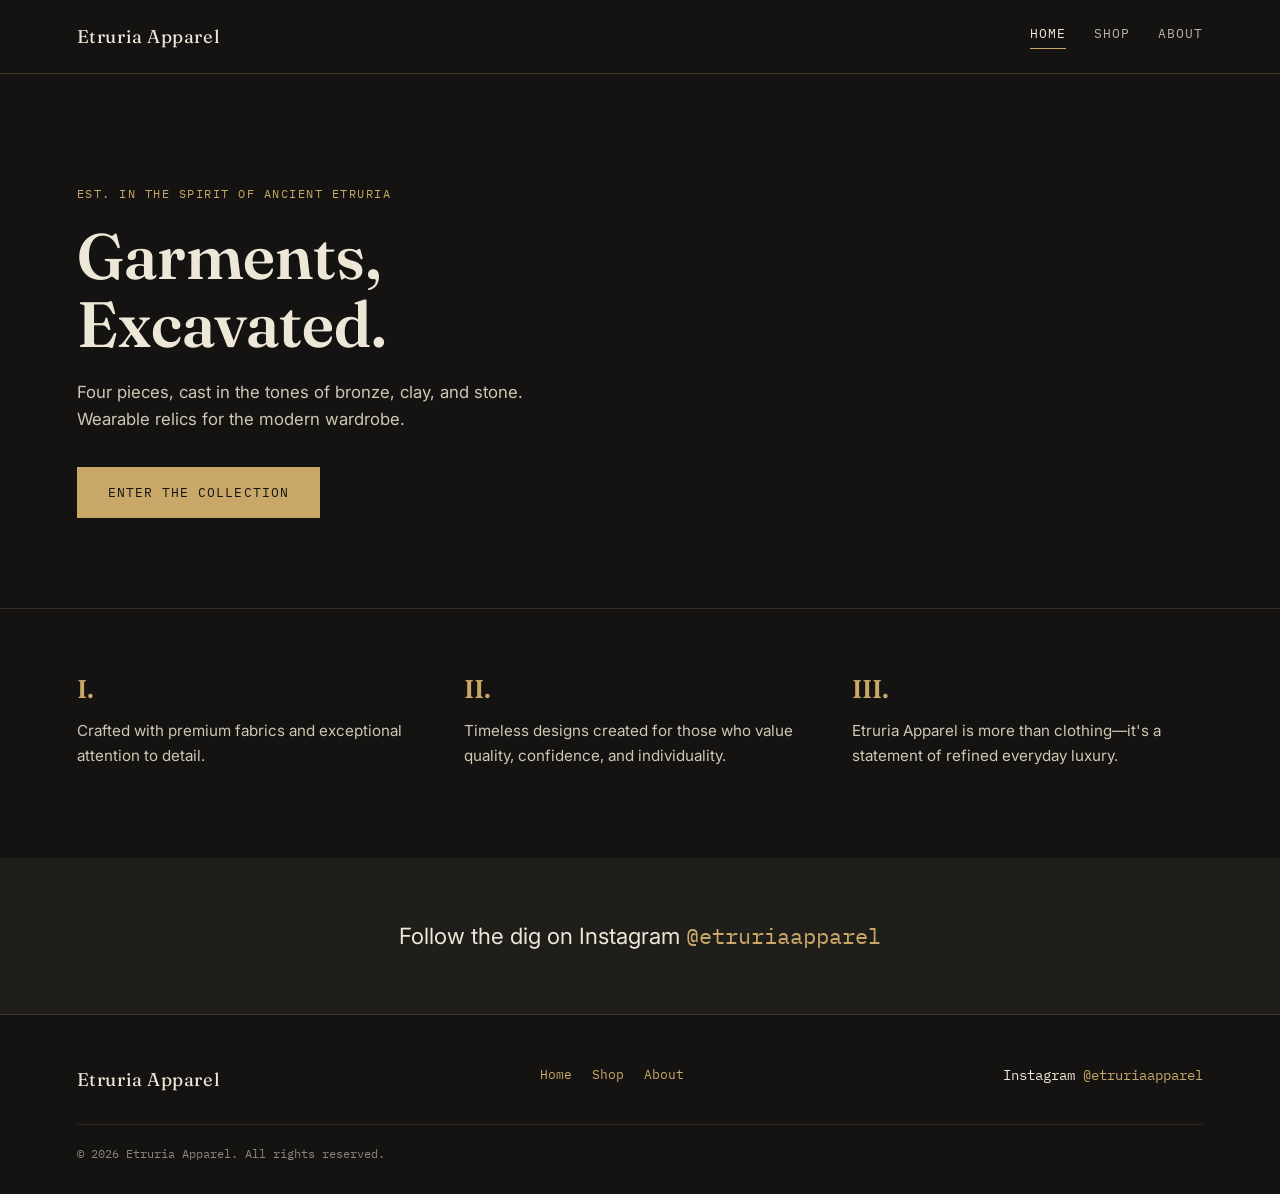
<file: index.html>
<!DOCTYPE html>
<html lang="en">
<head>
<meta charset="UTF-8">
<meta name="viewport" content="width=device-width, initial-scale=1.0">
<title>Etruria Apparel — Garments, Excavated</title>
<link rel="stylesheet" href="style.css">
<link rel="preconnect" href="https://fonts.googleapis.com">
<link href="https://fonts.googleapis.com/css2?family=Fraunces:opsz,wght@9..144,400;9..144,600;9..144,700&family=Inter:wght@400;500;600&family=IBM+Plex+Mono:wght@400;500&display=swap" rel="stylesheet">
</head>
<body>

<header class="site-header">
  <a href="index.html" class="brand">
    
    <span class="brand-name">Etruria Apparel</span>
  </a>
  <button class="nav-toggle" id="navToggle" aria-label="Toggle menu">☰</button>
  <nav class="site-nav" id="siteNav">
    <a href="index.html" class="active">Home</a>
    <a href="shop.html">Shop</a>
    <a href="about.html">About</a>
  </nav>
</header>

<main>
  <section class="hero">
    <p class="eyebrow">Est. in the spirit of ancient Etruria</p>
    <h1>Garments, Excavated.</h1>
    <p class="hero-sub">Four pieces, cast in the tones of bronze, clay, and stone. Wearable relics for the modern wardrobe.</p>
    <a href="shop.html" class="btn btn-primary">Enter the Collection</a>
  </section>

<section class="strip">
  <div class="strip-item">
    <h3>I.</h3>
    <p>Crafted with premium fabrics and exceptional attention to detail.</p>
  </div>

  <div class="strip-item">
    <h3>II.</h3>
    <p>Timeless designs created for those who value quality, confidence, and individuality.</p>
  </div>

  <div class="strip-item">
    <h3>III.</h3>
    <p>Etruria Apparel is more than clothing—it's a statement of refined everyday luxury.</p>
  </div>
</section>

  <section class="cta-band">
    <h2>Follow the dig on Instagram <a href="https://instagram.com/etruriaapparel" target="_blank" rel="noopener">@etruriaapparel</a></h2>
  </section>
</main>

<footer class="site-footer">
  <div class="footer-top">
    <div class="footer-brand">
      
      <span class="brand-name">Etruria Apparel</span>
    </div>
    <nav class="footer-nav">
      <a href="index.html">Home</a>
      <a href="shop.html">Shop</a>
      <a href="about.html">About</a>
    </nav>
    <div class="footer-social">
      <p>Instagram <a href="https://instagram.com/etruriaapparel" target="_blank" rel="noopener">@etruriaapparel</a></p>
    </div>
  </div>
  <p class="footer-copy">&copy; <span id="year"></span> Etruria Apparel. All rights reserved.</p>
</footer>

<script src="script.js"></script>
</body>
</html>
</file>
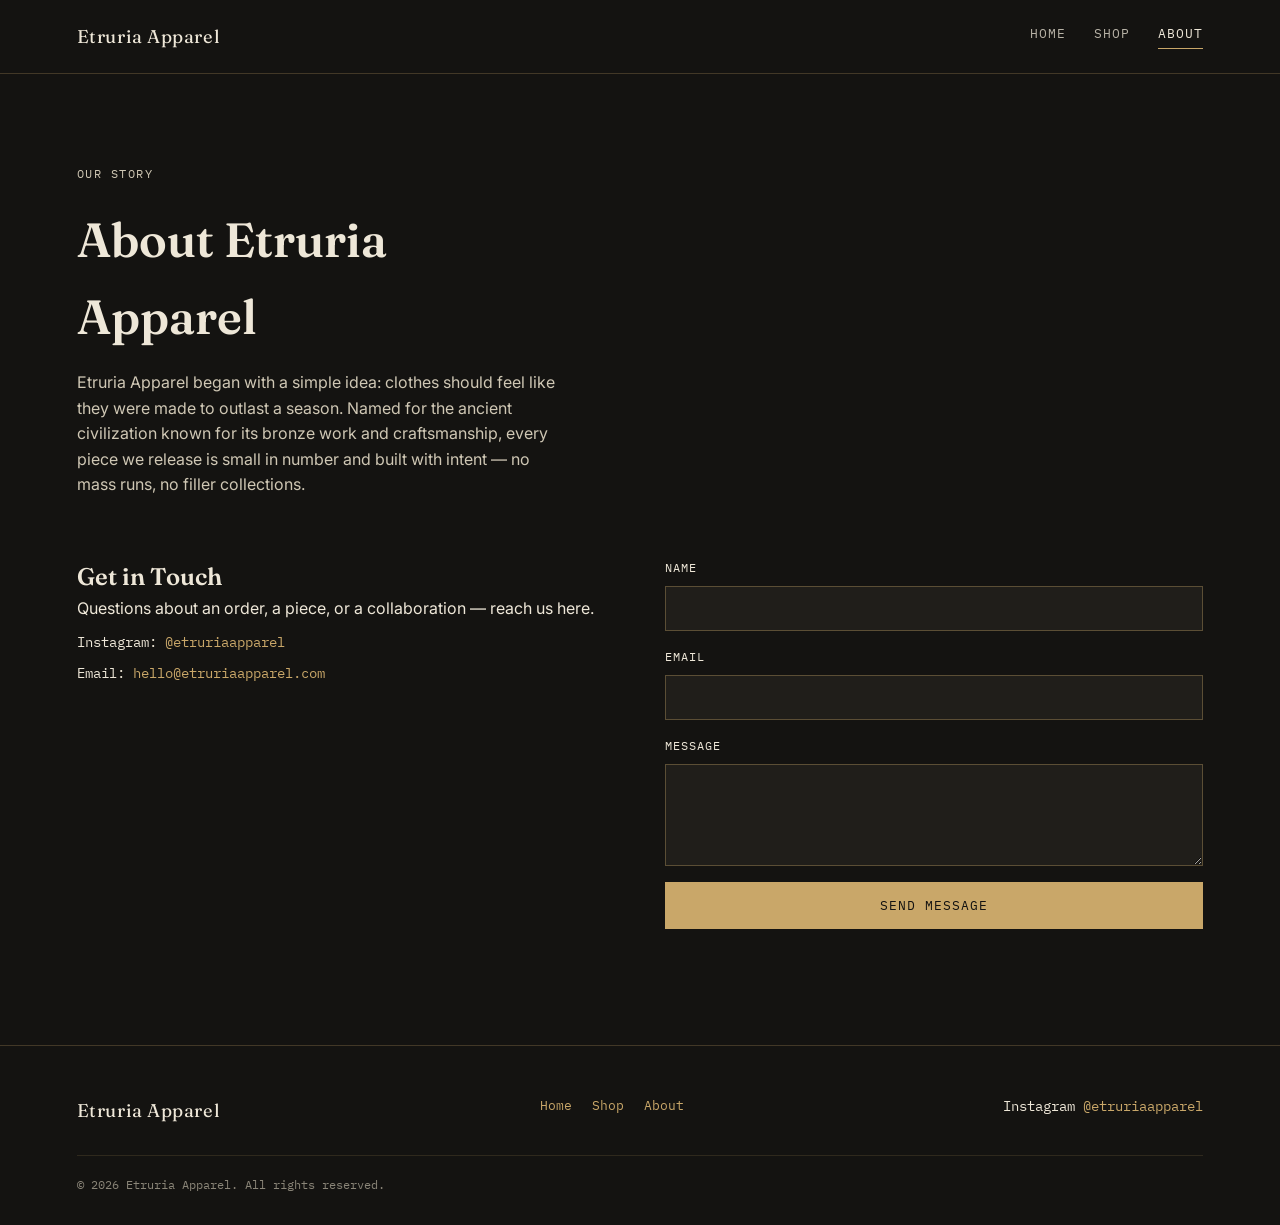
<file: about.html>
<!DOCTYPE html>
<html lang="en">
<head>
<meta charset="UTF-8">
<meta name="viewport" content="width=device-width, initial-scale=1.0">
<title>About — Etruria Apparel</title>
<link rel="stylesheet" href="style.css">
<link rel="preconnect" href="https://fonts.googleapis.com">
<link href="https://fonts.googleapis.com/css2?family=Fraunces:opsz,wght@9..144,400;9..144,600;9..144,700&family=Inter:wght@400;500;600&family=IBM+Plex+Mono:wght@400;500&display=swap" rel="stylesheet">
</head>
<body>

<header class="site-header">
  <a href="index.html" class="brand">
    
    <span class="brand-name">Etruria Apparel</span>
  </a>
  <button class="nav-toggle" id="navToggle" aria-label="Toggle menu">☰</button>
  <nav class="site-nav" id="siteNav">
    <a href="index.html">Home</a>
    <a href="shop.html">Shop</a>
    <a href="about.html" class="active">About</a>
  </nav>
</header>

<main>
  <section class="page-intro">
    <p class="eyebrow">Our Story</p>
    <h1>About Etruria Apparel</h1>
    <p>Etruria Apparel began with a simple idea: clothes should feel like they were made to outlast a season. Named for the ancient civilization known for its bronze work and craftsmanship, every piece we release is small in number and built with intent — no mass runs, no filler collections.</p>
  </section>

  <section class="contact-block">
    <div class="contact-info">
      <h2>Get in Touch</h2>
      <p>Questions about an order, a piece, or a collaboration — reach us here.</p>
      <p class="contact-line">Instagram: <a href="https://instagram.com/etruriaapparel" target="_blank" rel="noopener">@etruriaapparel</a></p>
      <p class="contact-line">Email: <a href="mailto:hello@etruriaapparel.com">hello@etruriaapparel.com</a></p>
    </div>
    <form class="contact-form" id="contactForm">
      <label>Name
        <input type="text" name="name" required>
      </label>
      <label>Email
        <input type="email" name="email" required>
      </label>
      <label>Message
        <textarea name="message" rows="4" required></textarea>
      </label>
      <button type="submit" class="btn btn-primary">Send Message</button>
      <p class="form-note" id="formNote"></p>
    </form>
  </section>
</main>

<footer class="site-footer">
  <div class="footer-top">
    <div class="footer-brand">
      
      <span class="brand-name">Etruria Apparel</span>
    </div>
    <nav class="footer-nav">
      <a href="index.html">Home</a>
      <a href="shop.html">Shop</a>
      <a href="about.html">About</a>
    </nav>
    <div class="footer-social">
      <p>Instagram <a href="https://instagram.com/etruriaapparel" target="_blank" rel="noopener">@etruriaapparel</a></p>
    </div>
  </div>
  <p class="footer-copy">&copy; <span id="year"></span> Etruria Apparel. All rights reserved.</p>
</footer>

<script src="script.js"></script>
</body>
</html>
</file>
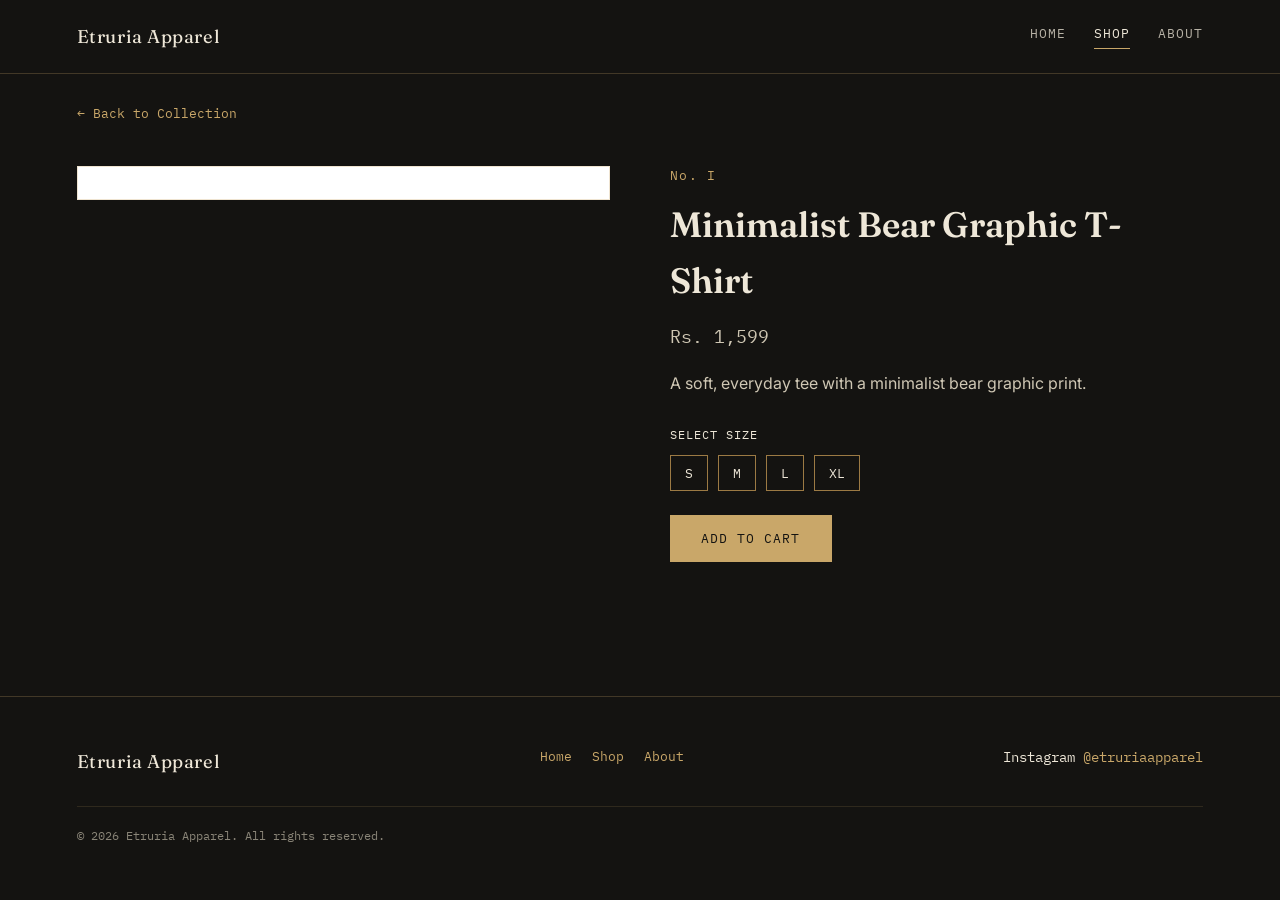
<file: product.html>
<!DOCTYPE html>
<html lang="en">
<head>
<meta charset="UTF-8">
<meta name="viewport" content="width=device-width, initial-scale=1.0">
<title>Product — Etruria Apparel</title>
<link rel="stylesheet" href="style.css">
<link rel="preconnect" href="https://fonts.googleapis.com">
<link href="https://fonts.googleapis.com/css2?family=Fraunces:opsz,wght@9..144,400;9..144,600;9..144,700&family=Inter:wght@400;500;600&family=IBM+Plex+Mono:wght@400;500&display=swap" rel="stylesheet">
</head>
<body>

<header class="site-header">
  <a href="index.html" class="brand">
    
    <span class="brand-name">Etruria Apparel</span>
  </a>
  <button class="nav-toggle" id="navToggle" aria-label="Toggle menu">☰</button>
  <nav class="site-nav" id="siteNav">
    <a href="index.html">Home</a>
    <a href="shop.html" class="active">Shop</a>
    <a href="about.html">About</a>
  </nav>
</header>

<main>
  <a href="shop.html" class="back-link">← Back to Collection</a>
  <section class="product-detail" id="product-detail">
    <!-- product injected by script.js -->
  </section>
</main>

<footer class="site-footer">
  <div class="footer-top">
    <div class="footer-brand">
      
      <span class="brand-name">Etruria Apparel</span>
    </div>
    <nav class="footer-nav">
      <a href="index.html">Home</a>
      <a href="shop.html">Shop</a>
      <a href="about.html">About</a>
    </nav>
    <div class="footer-social">
      <p>Instagram <a href="https://instagram.com/etruriaapparel" target="_blank" rel="noopener">@etruriaapparel</a></p>
    </div>
  </div>
  <p class="footer-copy">&copy; <span id="year"></span> Etruria Apparel. All rights reserved.</p>
</footer>

<script src="script.js"></script>
<script async src="//www.instagram.com/embed.js"></script>
</body>
</body>
</html>
</file>
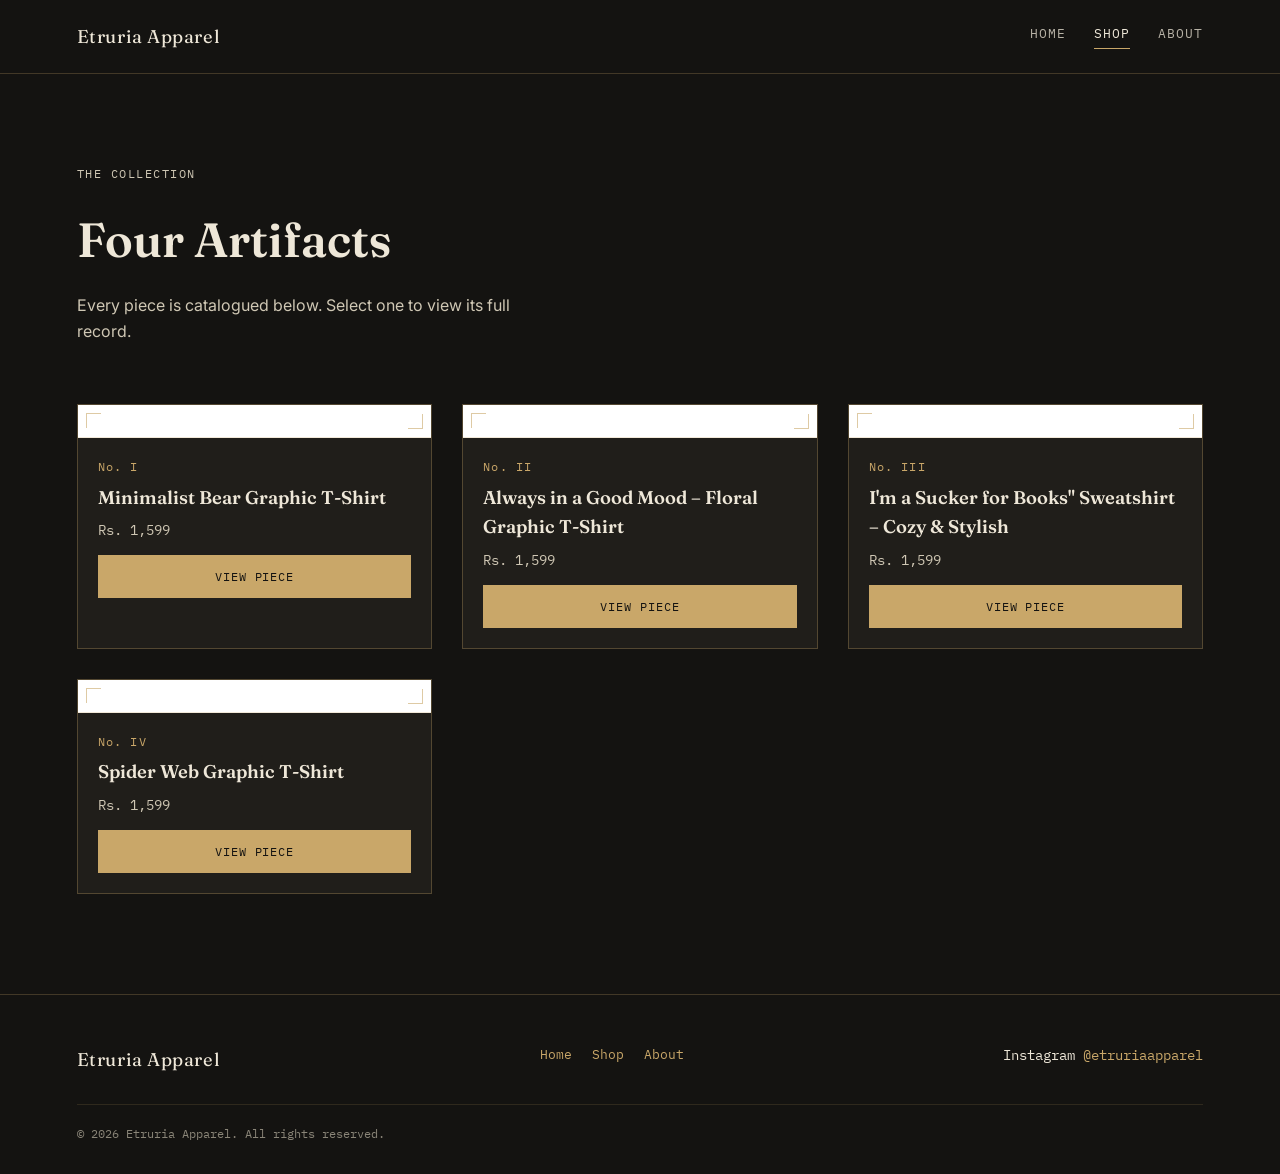
<file: shop.html>
<!DOCTYPE html>
<html lang="en">
<head>
<meta charset="UTF-8">
<meta name="viewport" content="width=device-width, initial-scale=1.0">
<title>Shop — Etruria Apparel</title>
<link rel="stylesheet" href="style.css">
<link rel="preconnect" href="https://fonts.googleapis.com">
<link href="https://fonts.googleapis.com/css2?family=Fraunces:opsz,wght@9..144,400;9..144,600;9..144,700&family=Inter:wght@400;500;600&family=IBM+Plex+Mono:wght@400;500&display=swap" rel="stylesheet">
</head>
<body>

<header class="site-header">
  <a href="index.html" class="brand">
    
    <span class="brand-name">Etruria Apparel</span>
  </a>
  <button class="nav-toggle" id="navToggle" aria-label="Toggle menu">☰</button>
  <nav class="site-nav" id="siteNav">
    <a href="index.html">Home</a>
    <a href="shop.html" class="active">Shop</a>
    <a href="about.html">About</a>
  </nav>
</header>

<main>
  <section class="page-intro">
    <p class="eyebrow">The Collection</p>
    <h1>Four Artifacts</h1>
    <p>Every piece is catalogued below. Select one to view its full record.</p>
  </section>

  <section class="product-grid" id="product-grid">
    <!-- products injected by script.js -->
  </section>
</main>

<footer class="site-footer">
  <div class="footer-top">
    <div class="footer-brand">
      
      <span class="brand-name">Etruria Apparel</span>
    </div>
    <nav class="footer-nav">
      <a href="index.html">Home</a>
      <a href="shop.html">Shop</a>
      <a href="about.html">About</a>
    </nav>
    <div class="footer-social">
      <p>Instagram <a href="https://instagram.com/etruriaapparel" target="_blank" rel="noopener">@etruriaapparel</a></p>
    </div>
  </div>
  <p class="footer-copy">&copy; <span id="year"></span> Etruria Apparel. All rights reserved.</p>
</footer>

<script src="script.js"></script>
<script async src="//www.instagram.com/embed.js"></script>
</body>
</body>
</html>
</file>
<file: style.css>
:root{
  --ink:#141311;
  --ink-soft:#201e1a;
  --bronze:#9c7a44;
  --bronze-light:#c9a769;
  --parchment:#eee7d8;
  --olive:#565b45;
  --clay:#a8532e;
}

*{box-sizing:border-box;margin:0;padding:0;}
html, body{
  max-width:100%;
  overflow-x:hidden;
}
html{scroll-behavior:smooth;}
body{
  background:var(--ink);
  color:var(--parchment);
  font-family:'Inter',sans-serif;
  line-height:1.6;
}
h1,h2,h3{
  font-family:'Fraunces',serif;
  font-weight:600;
  color:var(--parchment);
}
a{color:var(--bronze-light);text-decoration:none;}
a:hover{color:var(--parchment);}
img{max-width:100%;display:block;}

/* Header */
.site-header{
  display:flex;
  align-items:center;
  justify-content:space-between;
  padding:22px 6%;
  border-bottom:1px solid rgba(201,167,105,0.25);
}
.brand{display:flex;align-items:center;gap:12px;}
.brand .logo{width:38px;height:38px;}
.brand-name{
  font-family:'Fraunces',serif;
  font-size:1.15rem;
  letter-spacing:0.03em;
  color:var(--parchment);
}
.site-nav{display:flex;gap:28px;}
.site-nav a{
  font-family:'IBM Plex Mono',monospace;
  font-size:0.8rem;
  letter-spacing:0.08em;
  text-transform:uppercase;
  color:var(--parchment);
  opacity:0.75;
  padding-bottom:4px;
  border-bottom:1px solid transparent;
}
.site-nav a:hover,.site-nav a.active{
  opacity:1;
  border-bottom:1px solid var(--bronze-light);
}
.nav-toggle{
  display:none;
  background:none;
  border:1px solid var(--bronze);
  color:var(--parchment);
  font-size:1.1rem;
  padding:6px 12px;
  cursor:pointer;
}

/* Hero */
.hero{
  padding:110px 6% 90px;
  max-width:760px;
}
.eyebrow{
  font-family:'IBM Plex Mono',monospace;
  font-size:0.78rem;
  letter-spacing:0.12em;
  text-transform:uppercase;
  color:var(--bronze-light);
  margin-bottom:18px;
}
.hero h1{
  font-size:clamp(2.4rem,5vw,4rem);
  line-height:1.05;
  margin-bottom:22px;
}
.hero-sub{
  font-size:1.05rem;
  color:#cfc7b4;
  max-width:520px;
  margin-bottom:34px;
}

.btn{
  display:inline-block;
  padding:14px 30px;
  font-family:'IBM Plex Mono',monospace;
  font-size:0.82rem;
  letter-spacing:0.08em;
  text-transform:uppercase;
  border:1px solid var(--bronze-light);
  cursor:pointer;
  transition:all 0.2s ease;
}
.btn-primary{
  background:var(--bronze-light);
  color:var(--ink);
}
.btn-primary:hover{
  background:transparent;
  color:var(--bronze-light);
}

/* Strip */
.strip{
  display:grid;
  grid-template-columns:repeat(3,1fr);
  gap:36px;
  padding:0 6% 90px;
  border-top:1px solid rgba(201,167,105,0.2);
  padding-top:60px;
}
.strip-item h3{
  color:var(--bronze-light);
  font-size:1.6rem;
  margin-bottom:10px;
}
.strip-item p{color:#cfc7b4;font-size:0.95rem;}

.cta-band{
  background:var(--ink-soft);
  padding:60px 6%;
  text-align:center;
}
.cta-band h2{
  font-size:1.4rem;
  font-weight:400;
  font-family:'Inter',sans-serif;
}
.cta-band a{
  font-family:'IBM Plex Mono',monospace;
  color:var(--bronze-light);
}

/* Page intro (shop/about) */
.page-intro{
  padding:90px 6% 40px;
  max-width:640px;
}
.page-intro h1{font-size:clamp(2rem,4vw,3rem);margin-bottom:14px;}
.page-intro p{color:#cfc7b4;}

/* Product grid */
.product-grid{
  display:grid;
  grid-template-columns:repeat(auto-fit,minmax(320px,1fr));
  gap:30px;
  padding:20px 6% 100px;
}
.product-card{
  border:1px solid rgba(201,167,105,0.3);
  background:var(--ink-soft);
  display:flex;
  flex-direction:column;
  transition:transform 0.25s ease,border-color 0.25s ease;
  overflow:hidden;
  max-width:100%;
}
.product-card:hover{
  transform:translateY(-4px);
  border-color:var(--bronze-light);
}
.vitrine{
  display:flex;
  align-items:center;
  justify-content:center;
  border-bottom:1px solid rgba(201,167,105,0.25);
  position:relative;
  padding:16px;
  background:#fff;
  overflow:hidden;
  max-width:100%;
}
.vitrine::before,.vitrine::after{
  content:"";
  position:absolute;
  width:14px;height:14px;
  border:1px solid var(--bronze-light);
  opacity:0.6;
  z-index:2;
}
.vitrine::before{top:8px;left:8px;border-right:none;border-bottom:none;}
.vitrine::after{bottom:8px;right:8px;border-left:none;border-top:none;}
.product-info{padding:20px;}
.catalog-no{
  font-family:'IBM Plex Mono',monospace;
  font-size:0.72rem;
  color:var(--bronze-light);
  letter-spacing:0.1em;
  margin-bottom:6px;
}
.product-info h3{font-size:1.15rem;margin-bottom:6px;}
.price{
  font-family:'IBM Plex Mono',monospace;
  color:#cfc7b4;
  font-size:0.9rem;
  margin-bottom:14px;
}
.product-info a.btn{width:100%;text-align:center;font-size:0.75rem;padding:11px;}

/* Product detail */
.back-link{
  display:inline-block;
  margin:30px 6% 0;
  font-family:'IBM Plex Mono',monospace;
  font-size:0.8rem;
}
.product-detail{
  display:grid;
  grid-template-columns:1fr 1fr;
  gap:60px;
  padding:40px 6% 100px;
  align-items:start;
}
.detail-vitrine{
  border:1px solid rgba(201,167,105,0.3);
  background:#fff;
  display:flex;
  align-items:center;
  justify-content:center;
  padding:16px;
  overflow:hidden;
  max-width:100%;
}
.detail-info .catalog-no{font-size:0.8rem;}
.detail-info h1{font-size:2.2rem;margin:10px 0 14px;}
.detail-info .price{font-size:1.1rem;margin-bottom:20px;}
.detail-info .desc{color:#cfc7b4;margin-bottom:28px;}
.size-select{margin-bottom:24px;}
.size-select label{
  font-family:'IBM Plex Mono',monospace;
  font-size:0.78rem;
  text-transform:uppercase;
  letter-spacing:0.08em;
  display:block;
  margin-bottom:10px;
}
.size-options{display:flex;gap:10px;flex-wrap:wrap;}
.size-options button{
  padding:8px 14px;
  background:transparent;
  border:1px solid var(--bronze);
  color:var(--parchment);
  font-family:'IBM Plex Mono',monospace;
  cursor:pointer;
}
.size-options button.selected{
  background:var(--bronze-light);
  color:var(--ink);
  border-color:var(--bronze-light);
}
.add-note{
  margin-top:14px;
  font-family:'IBM Plex Mono',monospace;
  font-size:0.8rem;
  color:var(--bronze-light);
  min-height:20px;
}

/* Contact */
.contact-block{
  display:grid;
  grid-template-columns:1fr 1fr;
  gap:50px;
  padding:20px 6% 100px;
}
.contact-line{margin-top:8px;font-family:'IBM Plex Mono',monospace;font-size:0.9rem;}
.contact-form{display:flex;flex-direction:column;gap:16px;}
.contact-form label{
  font-family:'IBM Plex Mono',monospace;
  font-size:0.78rem;
  text-transform:uppercase;
  letter-spacing:0.08em;
  display:flex;
  flex-direction:column;
  gap:8px;
}
.contact-form input,.contact-form textarea{
  background:var(--ink-soft);
  border:1px solid rgba(201,167,105,0.35);
  color:var(--parchment);
  padding:12px;
  font-family:'Inter',sans-serif;
  font-size:0.95rem;
}
.contact-form input:focus,.contact-form textarea:focus{
  outline:2px solid var(--bronze-light);
}
.form-note{
  font-family:'IBM Plex Mono',monospace;
  font-size:0.82rem;
  color:var(--bronze-light);
}

/* Footer */
.site-footer{
  border-top:1px solid rgba(201,167,105,0.25);
  padding:50px 6% 30px;
}
.footer-top{
  display:flex;
  justify-content:space-between;
  align-items:flex-start;
  flex-wrap:wrap;
  gap:30px;
  margin-bottom:30px;
}
.footer-brand{display:flex;align-items:center;gap:10px;}
.footer-brand .logo{width:30px;height:30px;}
.footer-nav{display:flex;gap:20px;}
.footer-nav a{font-family:'IBM Plex Mono',monospace;font-size:0.8rem;}
.footer-social p{font-family:'IBM Plex Mono',monospace;font-size:0.85rem;}
.footer-copy{
  font-family:'IBM Plex Mono',monospace;
  font-size:0.72rem;
  color:#8a8578;
  border-top:1px solid rgba(201,167,105,0.15);
  padding-top:20px;
}

/* Instagram embed fix (removes white scroll line) */
.vitrine iframe.instagram-media,
.detail-vitrine iframe.instagram-media,
.vitrine blockquote.instagram-media,
.detail-vitrine blockquote.instagram-media{
  width:100% !important;
  max-width:100% !important;
  min-width:0 !important;
  margin:0 !important;
}

/* Responsive */
@media (max-width:820px){
  .product-detail,.contact-block{grid-template-columns:1fr;}
}
@media (max-width:700px){
  .nav-toggle{display:block;}
  .site-nav{
    display:none;
    position:absolute;
    top:76px;left:0;right:0;
    background:var(--ink-soft);
    flex-direction:column;
    gap:0;
    border-bottom:1px solid rgba(201,167,105,0.25);
    z-index:10;
  }
  .site-nav.open{display:flex;}
  .site-nav a{padding:16px 6%;border-bottom:1px solid rgba(201,167,105,0.1);}
  .strip{grid-template-columns:1fr;}
}
</file>
